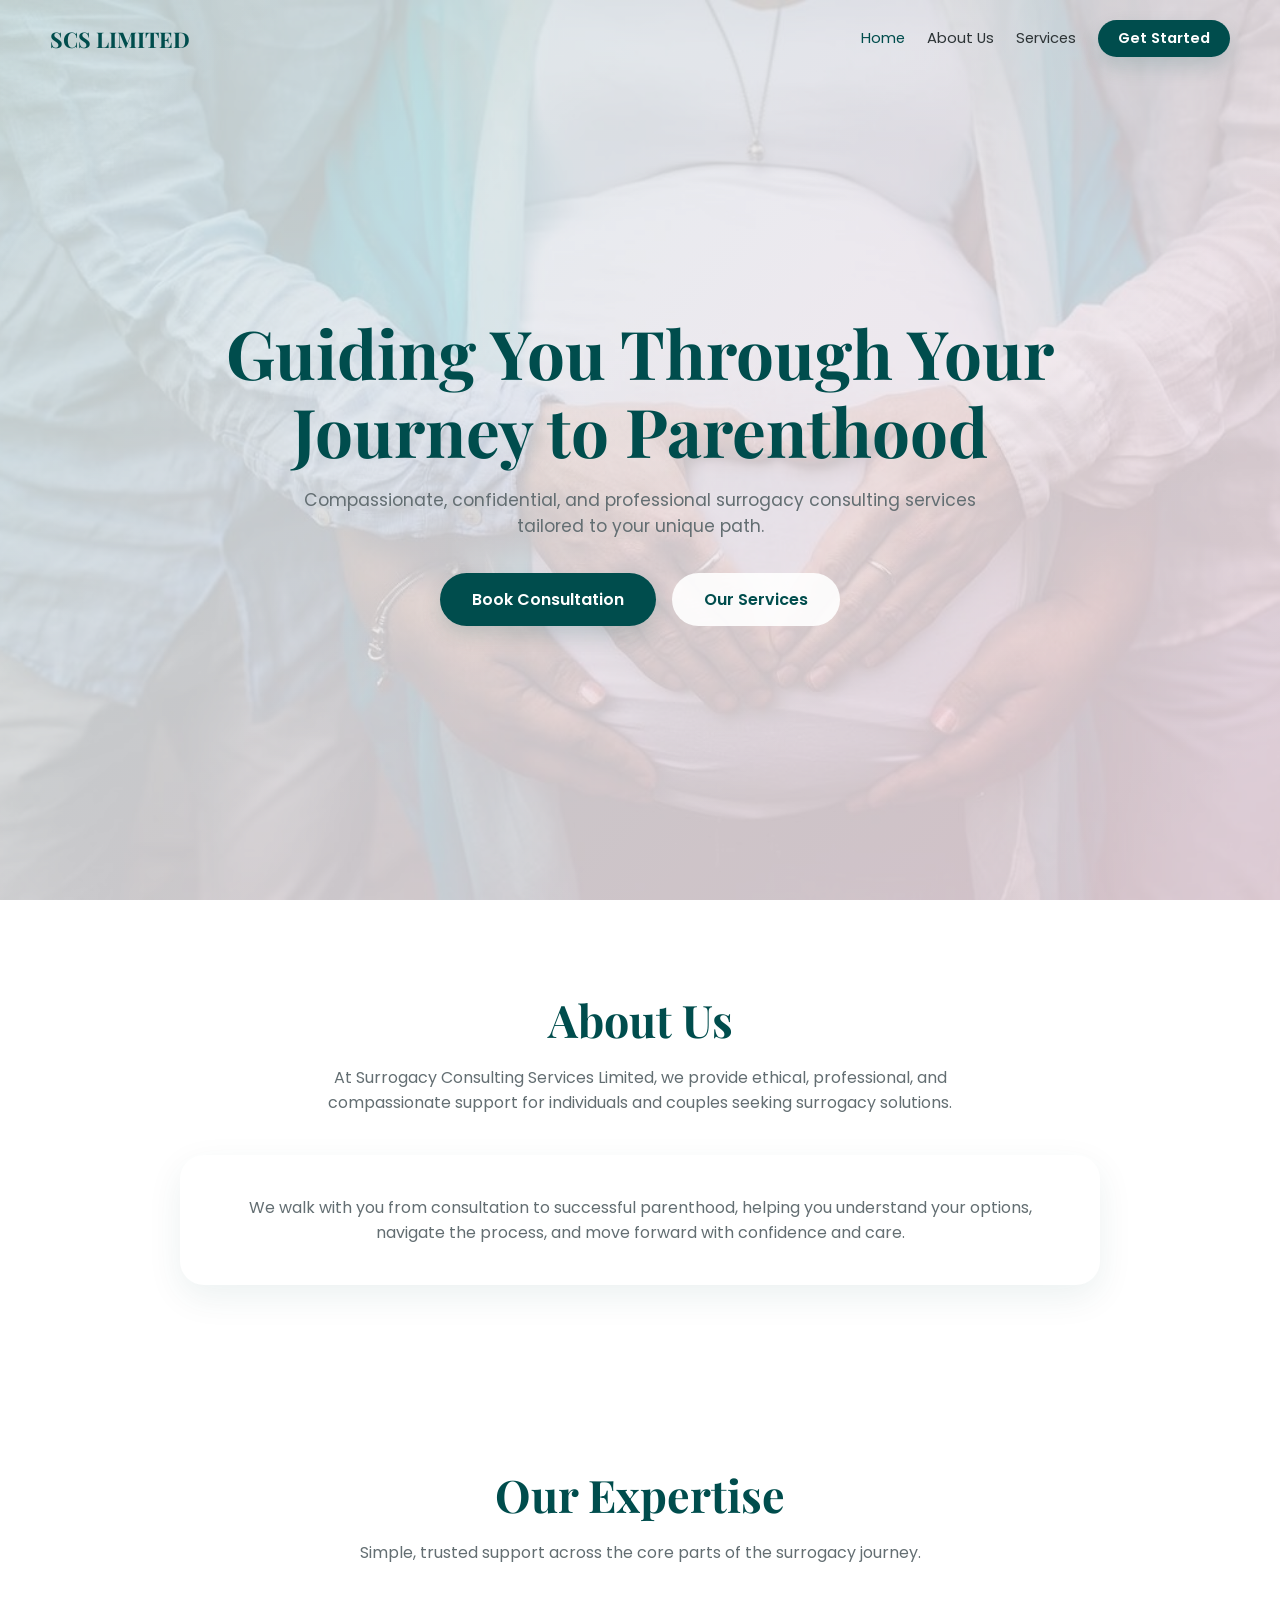
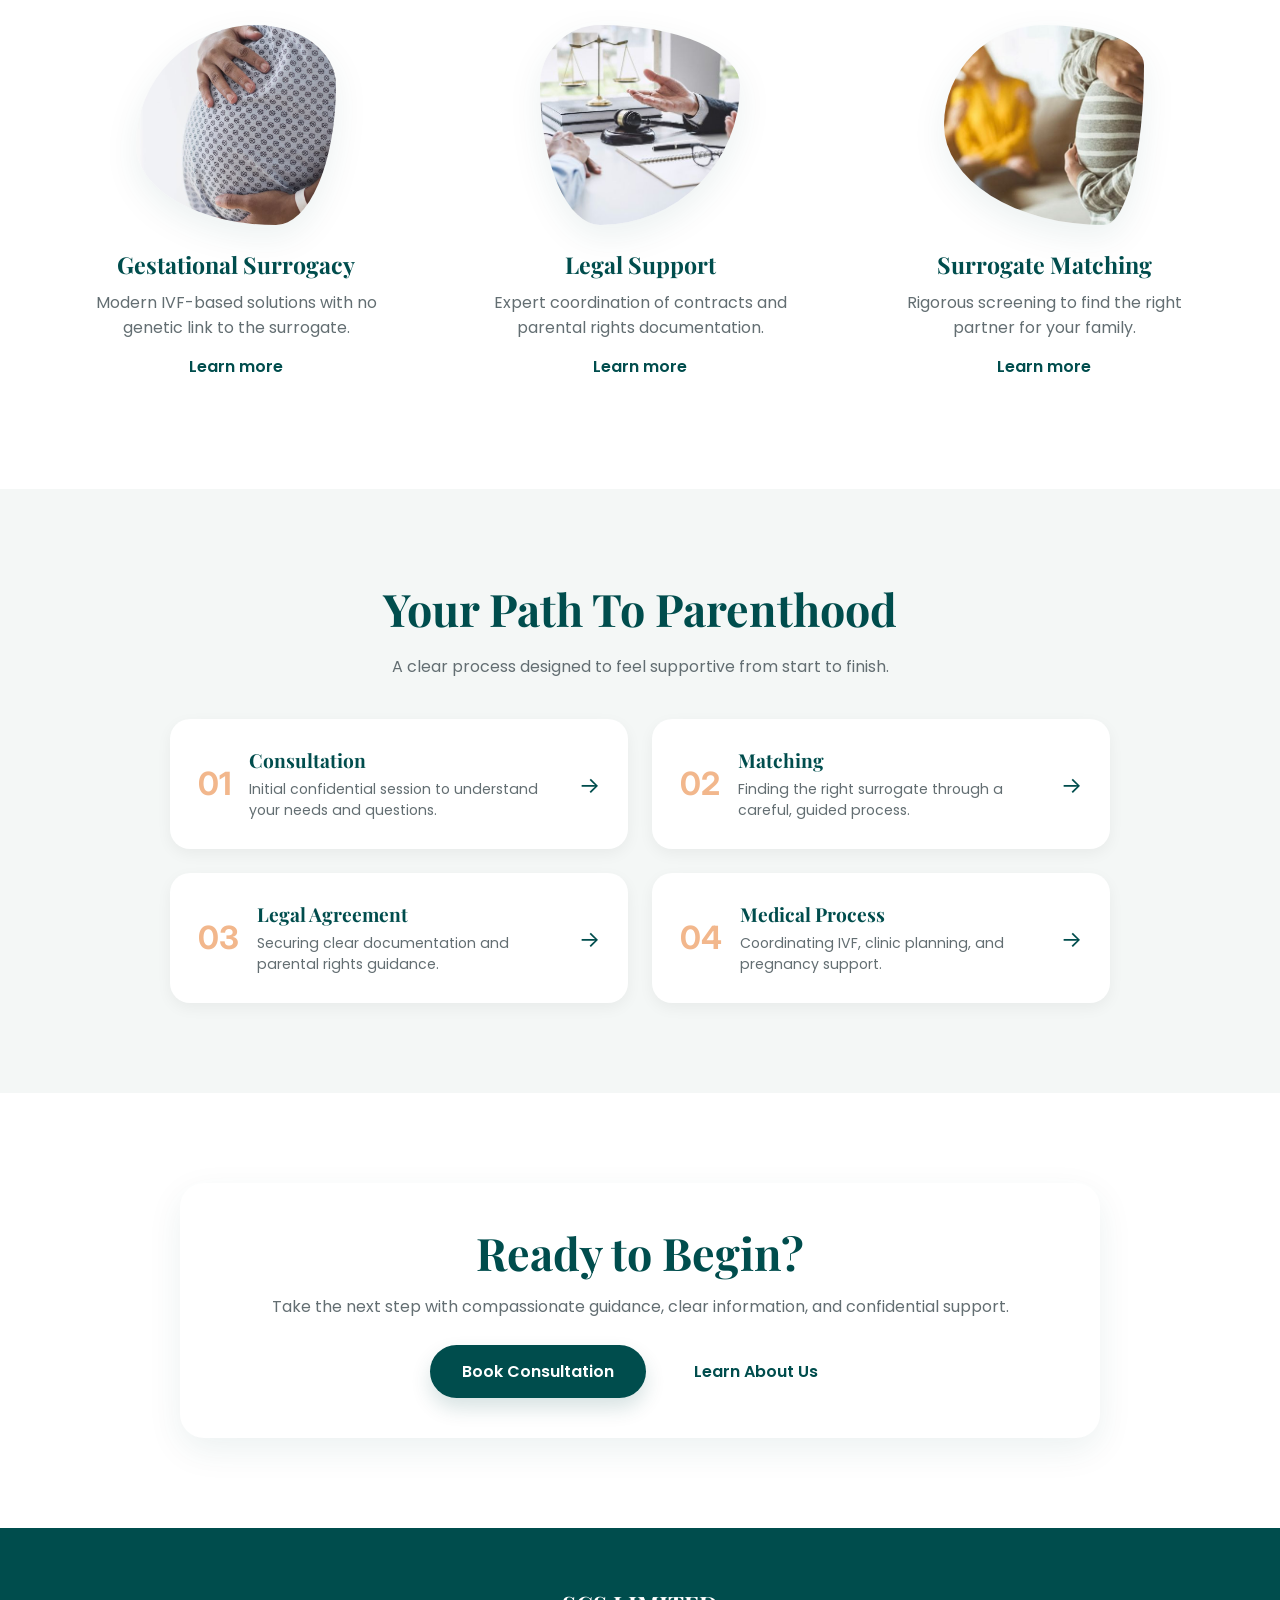
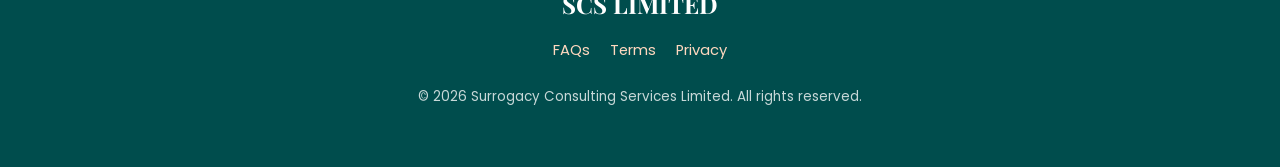
<file: index.html>
<!DOCTYPE html>
<html lang="en">
<head>
  <meta charset="UTF-8">
  <meta http-equiv="refresh" content="0; url=./home/">
  <meta name="viewport" content="width=device-width, initial-scale=1.0">
  <title>Surrogacy Consulting Services Limited</title>
  <link rel="icon" type="image/svg+xml" href="./assets/icons/favicon.svg">
  <script>
    window.location.replace("./home/");
  </script>
</head>
<body>
  <p>Redirecting to <a href="./home/">Surrogacy Consulting Services Limited</a>...</p>
</body>
</html>
</file>
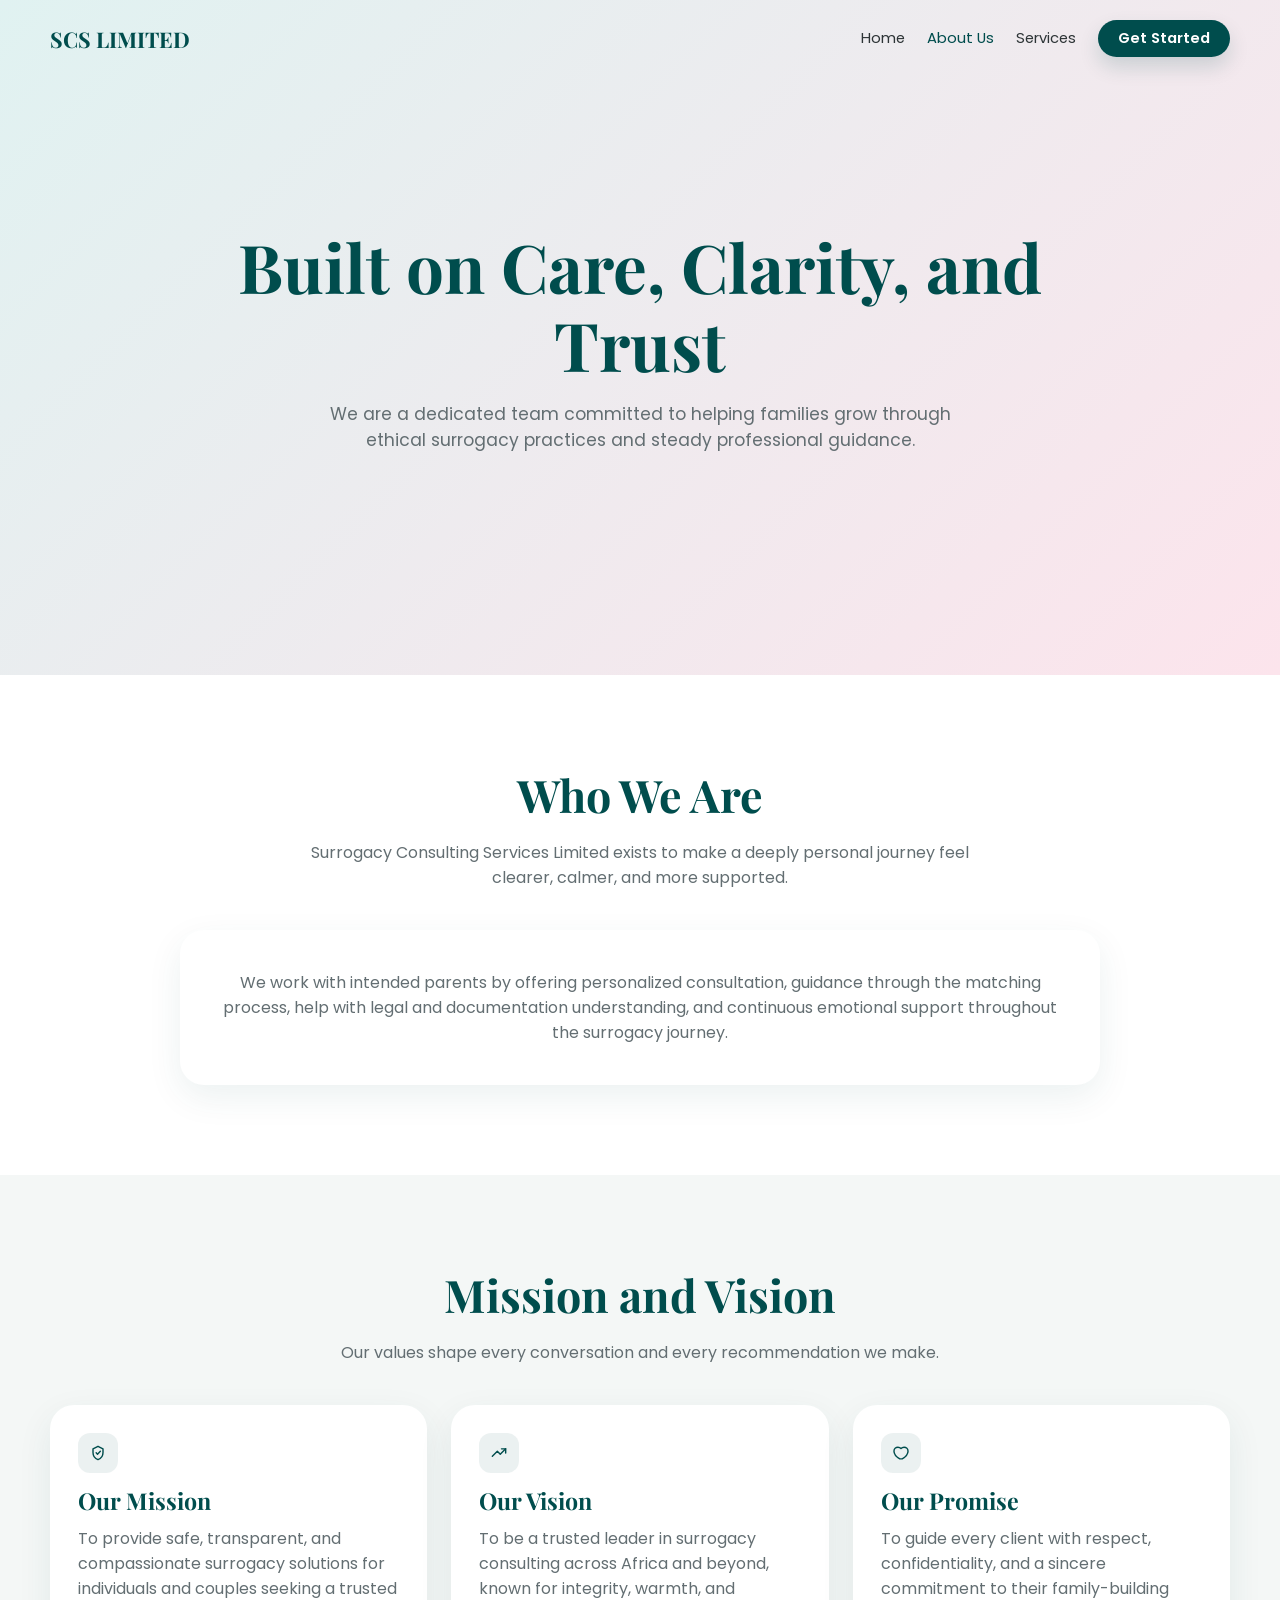
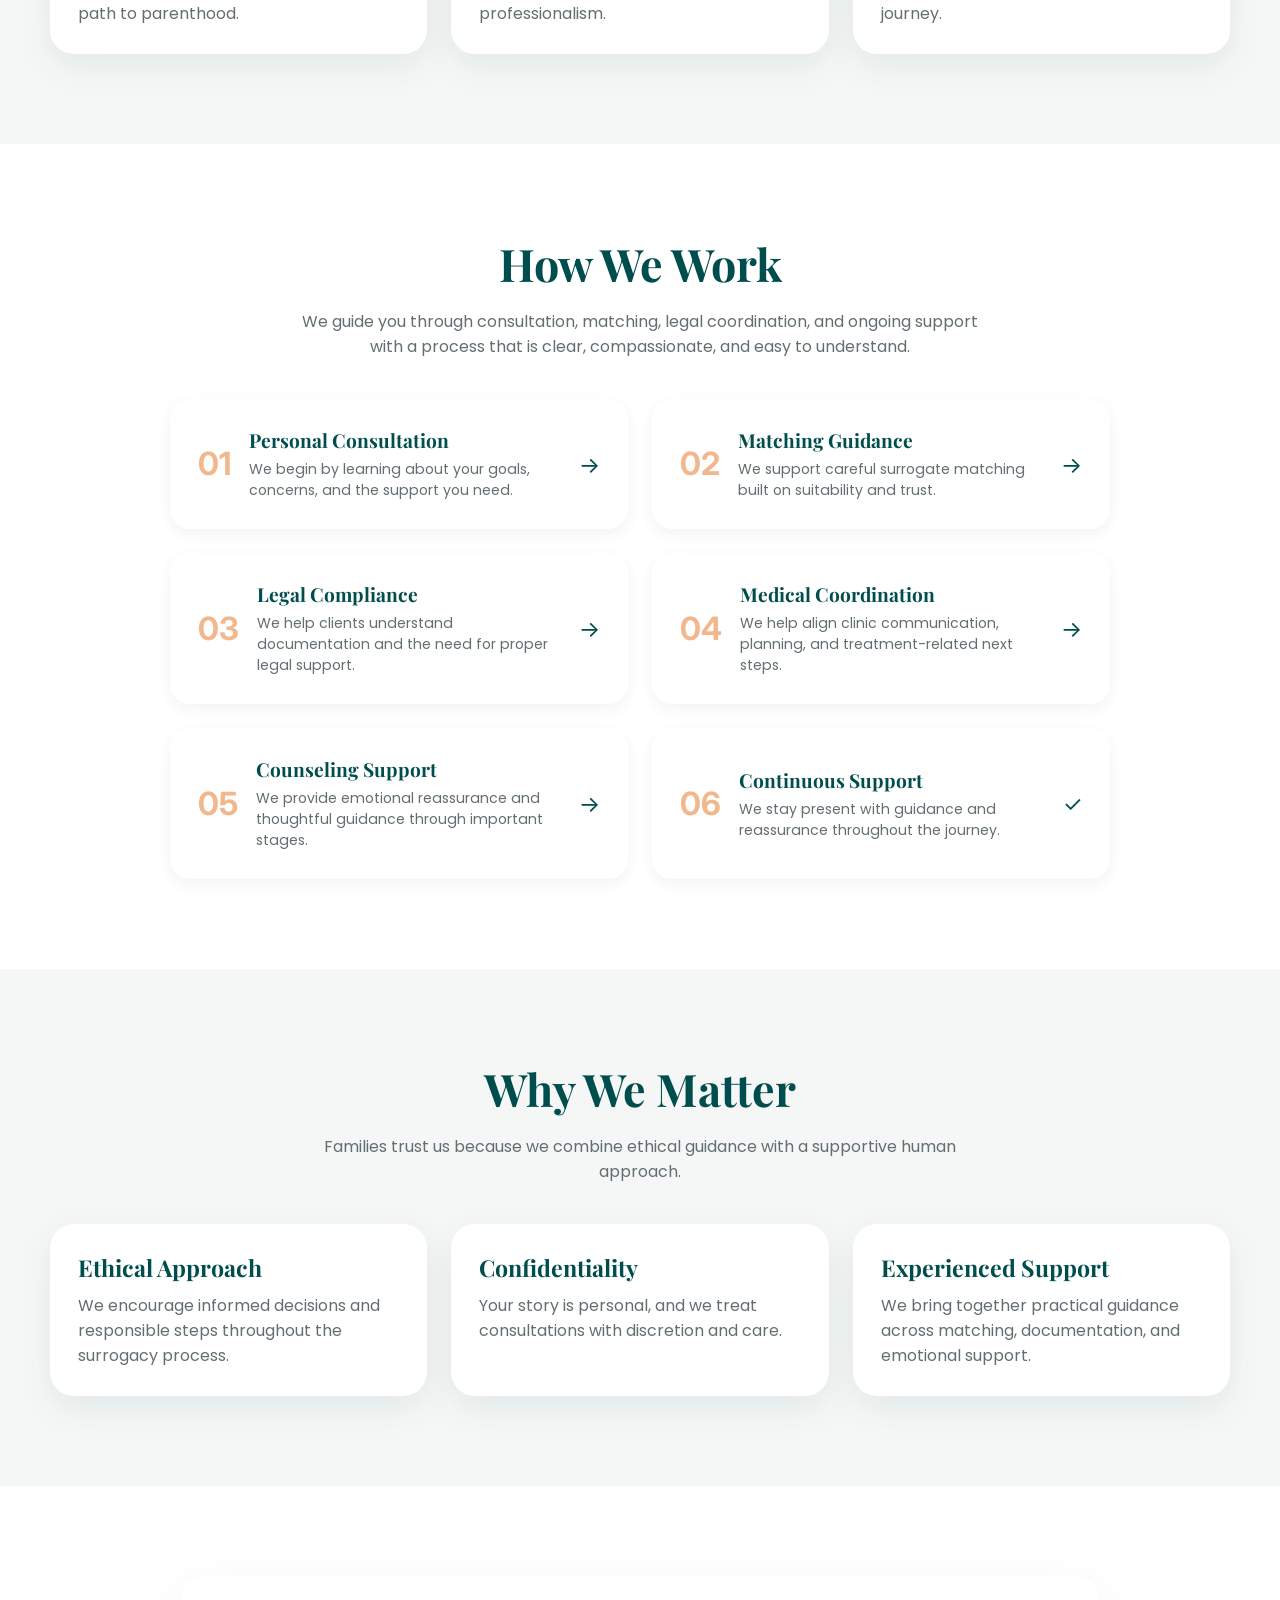
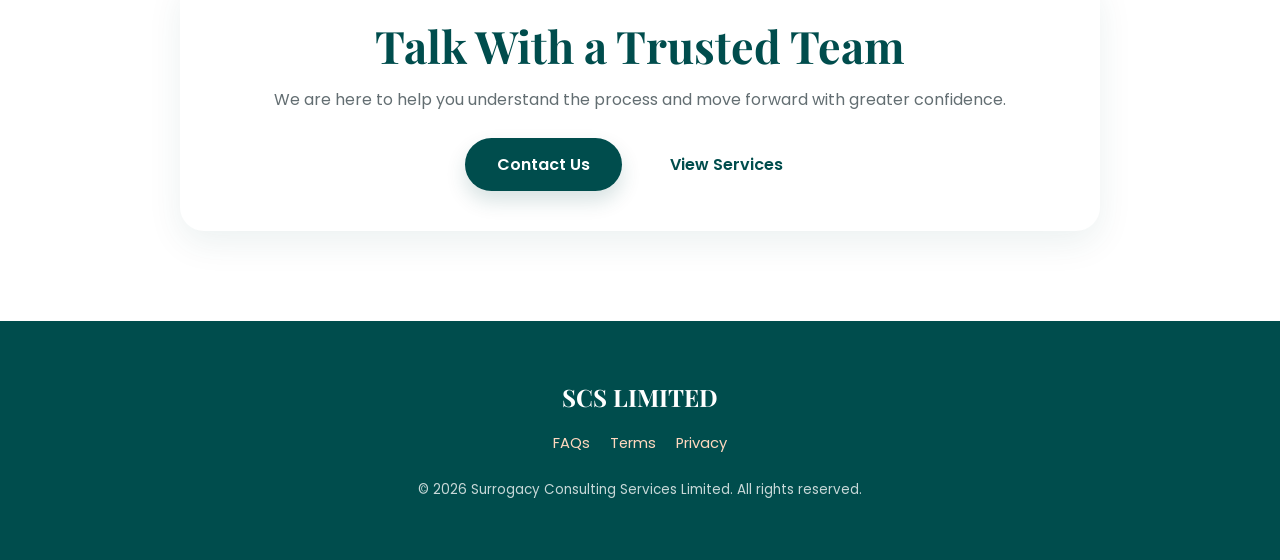
<file: about-us/index.html>
<!DOCTYPE html>
<html lang="en">
<head>
  <meta charset="UTF-8">
  <meta name="viewport" content="width=device-width, initial-scale=1.0">
  <title>About Us | Surrogacy Consulting Services Limited</title>
  <meta name="description" content="Learn about the mission, vision, and compassionate approach behind Surrogacy Consulting Services Limited.">
  <link rel="icon" type="image/svg+xml" href="../assets/icons/favicon.svg">
  <link rel="preconnect" href="https://fonts.googleapis.com">
  <link rel="preconnect" href="https://fonts.gstatic.com" crossorigin>
  <link href="https://fonts.googleapis.com/css2?family=Playfair+Display:wght@400;700&family=Poppins:wght@300;400;600&family=Inter:wght@300;400;600&display=swap" rel="stylesheet">
  <link rel="stylesheet" href="../assets/css/simple-site.css">
</head>
<body>
  <nav id="navbar">
    <div class="container nav-wrap">
      <a href="../home/" class="logo">SCS LIMITED</a>
      <div class="nav-links">
        <a href="../home/" data-nav-link>Home</a>
        <a href="../about-us/" data-nav-link>About Us</a>
        <a href="../services/" data-nav-link>Services</a>
        <a href="../contact-us/" class="btn btn-primary" style="padding: 8px 20px;" data-nav-link>Get Started</a>
      </div>
    </div>
  </nav>

  <section class="hero hero--small">
    <div class="hero-overlay" style="background-image:url('https://images.unsplash.com/photo-1511285560929-80b456fea0bc?auto=format&fit=crop&w=1800&q=80');"></div>
    <div class="container hero-content">
      <h1>Built on Care, Clarity, and Trust</h1>
      <p>We are a dedicated team committed to helping families grow through ethical surrogacy practices and steady professional guidance.</p>
    </div>
  </section>

  <section class="section">
    <div class="container">
      <h2 class="section-title">Who We Are</h2>
      <p class="section-copy">Surrogacy Consulting Services Limited exists to make a deeply personal journey feel clearer, calmer, and more supported.</p>
      <div class="content-box">
        <p>We work with intended parents by offering personalized consultation, guidance through the matching process, help with legal and documentation understanding, and continuous emotional support throughout the surrogacy journey.</p>
      </div>
    </div>
  </section>

  <section class="section section-alt">
    <div class="container">
      <h2 class="section-title">Mission and Vision</h2>
      <p class="section-copy">Our values shape every conversation and every recommendation we make.</p>
      <div class="info-grid">
        <div class="info-card">
          <div class="info-icon" aria-hidden="true">
            <svg viewBox="0 0 24 24" fill="none">
              <path d="M12 4L18 7V11.5C18 15.4 15.5 18.8 12 20C8.5 18.8 6 15.4 6 11.5V7L12 4Z" stroke="currentColor" stroke-width="1.7" stroke-linejoin="round"/>
              <path d="M9.8 11.8L11.4 13.4L14.8 10" stroke="currentColor" stroke-width="1.7" stroke-linecap="round" stroke-linejoin="round"/>
            </svg>
          </div>
          <h3>Our Mission</h3>
          <p>To provide safe, transparent, and compassionate surrogacy solutions for individuals and couples seeking a trusted path to parenthood.</p>
        </div>
        <div class="info-card">
          <div class="info-icon" aria-hidden="true">
            <svg viewBox="0 0 24 24" fill="none">
              <path d="M4 16L10 10L13.5 13.5L20 7" stroke="currentColor" stroke-width="1.7" stroke-linecap="round" stroke-linejoin="round"/>
              <path d="M15 7H20V12" stroke="currentColor" stroke-width="1.7" stroke-linecap="round" stroke-linejoin="round"/>
            </svg>
          </div>
          <h3>Our Vision</h3>
          <p>To be a trusted leader in surrogacy consulting across Africa and beyond, known for integrity, warmth, and professionalism.</p>
        </div>
        <div class="info-card">
          <div class="info-icon" aria-hidden="true">
            <svg viewBox="0 0 24 24" fill="none">
              <path d="M12 19C12 19 5 14.8 5 9.8C5 7.14903 7.14903 5 9.8 5C11.2499 5 12.55 5.64312 13.4286 6.65775C14.3071 5.64312 15.6072 5 17.0571 5C19.7081 5 21.8571 7.14903 21.8571 9.8C21.8571 14.8 14.8571 19 14.8571 19H12Z" stroke="currentColor" stroke-width="1.7" stroke-linejoin="round" transform="translate(-1.4286 0)"/>
            </svg>
          </div>
          <h3>Our Promise</h3>
          <p>To guide every client with respect, confidentiality, and a sincere commitment to their family-building journey.</p>
        </div>
      </div>
    </div>
  </section>

  <section class="section">
    <div class="container">
      <h2 class="section-title">How We Work</h2>
      <p class="section-copy">We guide you through consultation, matching, legal coordination, and ongoing support with a process that is clear, compassionate, and easy to understand.</p>
      <div class="path-container">
        <div class="path-item">
          <span class="step-count">01</span>
          <div>
            <h4>Personal Consultation</h4>
            <p>We begin by learning about your goals, concerns, and the support you need.</p>
          </div>
          <span class="arrow">-></span>
        </div>
        <div class="path-item">
          <span class="step-count">02</span>
          <div>
            <h4>Matching Guidance</h4>
            <p>We support careful surrogate matching built on suitability and trust.</p>
          </div>
          <span class="arrow">-></span>
        </div>
        <div class="path-item">
          <span class="step-count">03</span>
          <div>
            <h4>Legal Compliance</h4>
            <p>We help clients understand documentation and the need for proper legal support.</p>
          </div>
          <span class="arrow">-></span>
        </div>
        <div class="path-item">
          <span class="step-count">04</span>
          <div>
            <h4>Medical Coordination</h4>
            <p>We help align clinic communication, planning, and treatment-related next steps.</p>
          </div>
          <span class="arrow">-></span>
        </div>
        <div class="path-item">
          <span class="step-count">05</span>
          <div>
            <h4>Counseling Support</h4>
            <p>We provide emotional reassurance and thoughtful guidance through important stages.</p>
          </div>
          <span class="arrow">-></span>
        </div>
        <div class="path-item">
          <span class="step-count">06</span>
          <div>
            <h4>Continuous Support</h4>
            <p>We stay present with guidance and reassurance throughout the journey.</p>
          </div>
          <span class="arrow">&#10003;</span>
        </div>
      </div>
    </div>
  </section>

  <section class="section section-alt">
    <div class="container">
      <h2 class="section-title">Why We Matter</h2>
      <p class="section-copy">Families trust us because we combine ethical guidance with a supportive human approach.</p>
      <div class="detail-grid">
        <div class="detail-card">
          <h3>Ethical Approach</h3>
          <p>We encourage informed decisions and responsible steps throughout the surrogacy process.</p>
        </div>
        <div class="detail-card">
          <h3>Confidentiality</h3>
          <p>Your story is personal, and we treat consultations with discretion and care.</p>
        </div>
        <div class="detail-card">
          <h3>Experienced Support</h3>
          <p>We bring together practical guidance across matching, documentation, and emotional support.</p>
        </div>
      </div>
    </div>
  </section>

  <section class="section">
    <div class="container">
      <div class="cta-box">
        <h2 class="section-title" style="margin-bottom: 12px;">Talk With a Trusted Team</h2>
        <p>We are here to help you understand the process and move forward with greater confidence.</p>
        <div class="hero-btns" style="margin-top: 26px;">
          <a href="../contact-us/" class="btn btn-primary">Contact Us</a>
          <a href="../services/" class="btn btn-secondary">View Services</a>
        </div>
      </div>
    </div>
  </section>

  <footer>
    <div class="container">
      <h2>SCS LIMITED</h2>
      <div class="footer-links">
        <button type="button" onclick="showPopup('faq')">FAQs</button>
        <button type="button" onclick="showPopup('terms')">Terms</button>
        <button type="button" onclick="showPopup('privacy')">Privacy</button>
      </div>
      <p class="footer-copy">&copy; <span id="footerYear"></span> Surrogacy Consulting Services Limited. All rights reserved.</p>
    </div>
  </footer>

  <div class="modal" id="mainModal">
    <div class="modal-content">
      <button class="close-modal" type="button" onclick="closePopup()">&times;</button>
      <div id="modalBody"></div>
    </div>
  </div>

  <script src="../assets/js/simple-site.js"></script>
</body>
</html>
</file>
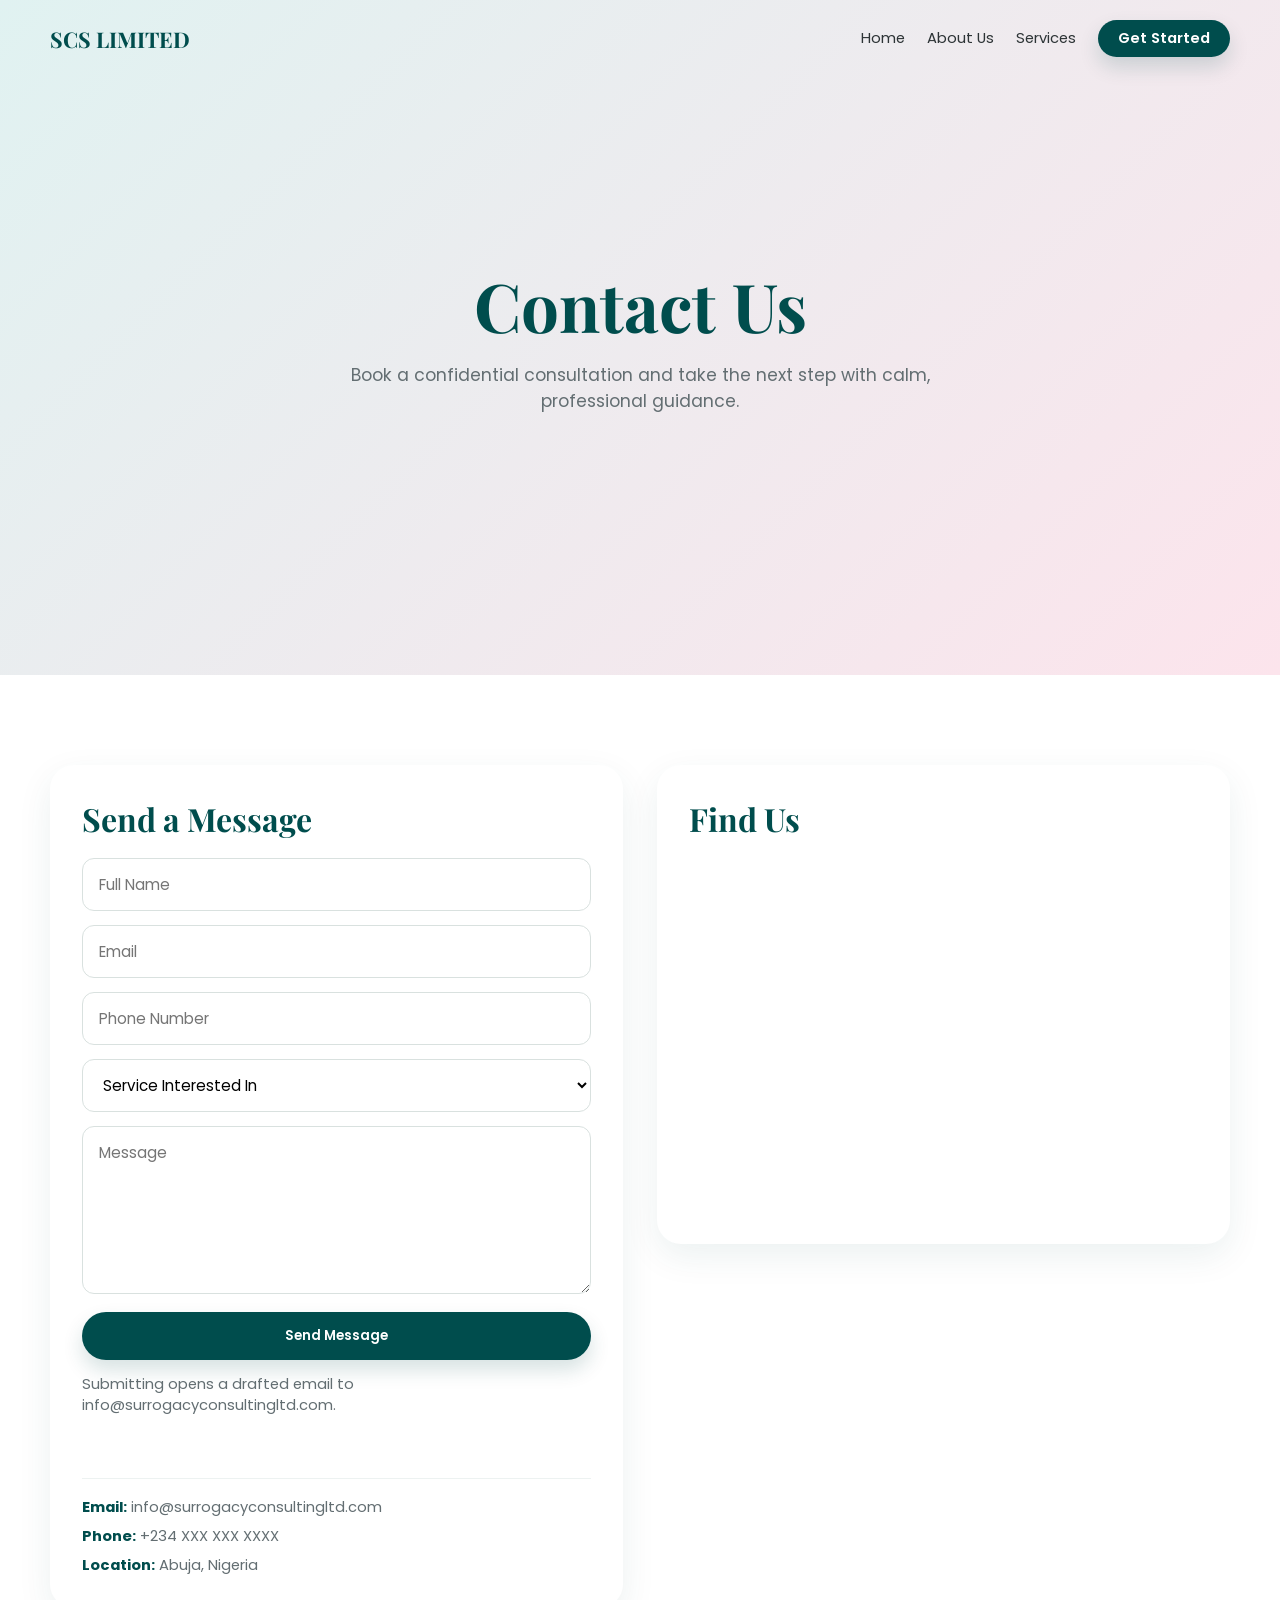
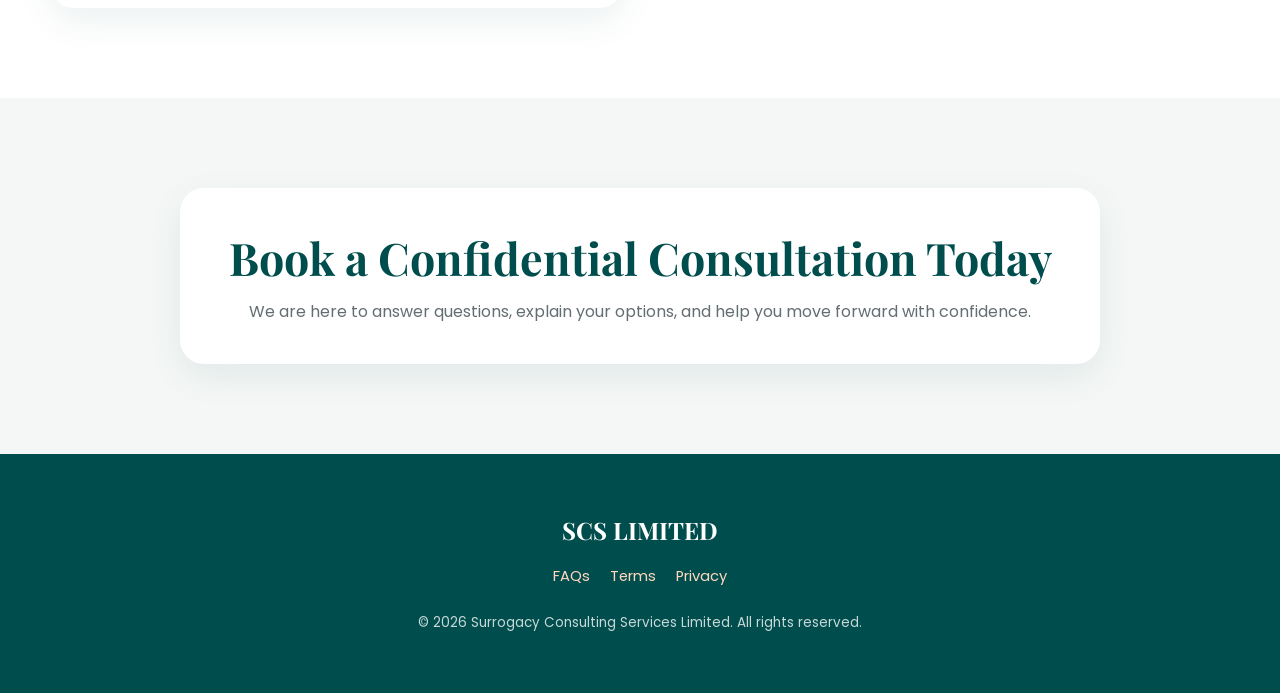
<file: contact-us/index.html>
<!DOCTYPE html>
<html lang="en">
<head>
  <meta charset="UTF-8">
  <meta name="viewport" content="width=device-width, initial-scale=1.0">
  <title>Contact Us | Surrogacy Consulting Services Limited</title>
  <meta name="description" content="Get in touch with Surrogacy Consulting Services Limited for confidential surrogacy consultation support.">
  <link rel="icon" type="image/svg+xml" href="../assets/icons/favicon.svg">
  <link rel="preconnect" href="https://fonts.googleapis.com">
  <link rel="preconnect" href="https://fonts.gstatic.com" crossorigin>
  <link href="https://fonts.googleapis.com/css2?family=Playfair+Display:wght@400;700&family=Poppins:wght@300;400;600&family=Inter:wght@300;400;600&display=swap" rel="stylesheet">
  <link rel="stylesheet" href="../assets/css/simple-site.css">
</head>
<body>
  <nav id="navbar">
    <div class="container nav-wrap">
      <a href="../home/" class="logo">SCS LIMITED</a>
      <div class="nav-links">
        <a href="../home/" data-nav-link>Home</a>
        <a href="../about-us/" data-nav-link>About Us</a>
        <a href="../services/" data-nav-link>Services</a>
        <a href="../contact-us/" class="btn btn-primary" style="padding: 8px 20px;" data-nav-link>Get Started</a>
      </div>
    </div>
  </nav>

  <section class="hero hero--small">
    <div class="hero-overlay" style="background-image:url('https://images.unsplash.com/photo-1516302752625-fcc3c50ae61f?auto=format&fit=crop&w=1800&q=80');"></div>
    <div class="container hero-content">
      <h1>Contact Us</h1>
      <p>Book a confidential consultation and take the next step with calm, professional guidance.</p>
    </div>
  </section>

  <section class="section" id="contact">
    <div class="container">
      <div class="contact-grid">
        <div class="contact-card">
          <h2>Send a Message</h2>
          <form data-contact-form>
            <input class="form-field" type="text" name="name" placeholder="Full Name" required>
            <input class="form-field" type="email" name="email" placeholder="Email" required>
            <input class="form-field" type="tel" name="phone" placeholder="Phone Number" required>
            <select class="form-field" name="service" required>
              <option value="">Service Interested In</option>
              <option>Gestational Surrogacy</option>
              <option>Traditional Surrogacy</option>
              <option>Legal & Documentation Support</option>
              <option>Surrogate Matching</option>
              <option>Medical Coordination</option>
              <option>Counseling & Support</option>
            </select>
            <textarea class="form-field" name="message" rows="6" placeholder="Message" required></textarea>
            <button class="btn btn-primary" style="width: 100%;" type="submit">Send Message</button>
            <p class="form-note" style="margin-top: 14px;">Submitting opens a drafted email to info@surrogacyconsultingltd.com.</p>
            <div class="form-status" id="formStatus"></div>
          </form>

          <div class="contact-details">
            <p><strong>Email:</strong> info@surrogacyconsultingltd.com</p>
            <p><strong>Phone:</strong> +234 XXX XXX XXXX</p>
            <p><strong>Location:</strong> Abuja, Nigeria</p>
          </div>
        </div>

        <div class="map-box">
          <h2>Find Us</h2>
          <iframe src="https://www.google.com/maps/embed?pb=!1m18!1m12!1m3!1d126093.84575630384!2d7.3821016!3d9.0338725!2m3!1f0!2f0!3f0!3m2!1i1024!2i768!4f13.1!3m3!1m2!1s0x104e0baf7ad48fd5%3A0x53e3907ebc34e005!2sAbuja!5e0!3m2!1sen!2sng!4v1698765432100!5m2!1sen!2sng" width="100%" height="350" style="border:0; border-radius:20px;" allowfullscreen="" loading="lazy" title="Map of Abuja, Nigeria"></iframe>
        </div>
      </div>
    </div>
  </section>

  <section class="section section-alt">
    <div class="container">
      <div class="cta-box">
        <h2 class="section-title" style="margin-bottom: 12px;">Book a Confidential Consultation Today</h2>
        <p>We are here to answer questions, explain your options, and help you move forward with confidence.</p>
      </div>
    </div>
  </section>

  <footer>
    <div class="container">
      <h2>SCS LIMITED</h2>
      <div class="footer-links">
        <button type="button" onclick="showPopup('faq')">FAQs</button>
        <button type="button" onclick="showPopup('terms')">Terms</button>
        <button type="button" onclick="showPopup('privacy')">Privacy</button>
      </div>
      <p class="footer-copy">&copy; <span id="footerYear"></span> Surrogacy Consulting Services Limited. All rights reserved.</p>
    </div>
  </footer>

  <div class="modal" id="mainModal">
    <div class="modal-content">
      <button class="close-modal" type="button" onclick="closePopup()">&times;</button>
      <div id="modalBody"></div>
    </div>
  </div>

  <script src="../assets/js/simple-site.js"></script>
</body>
</html>
</file>
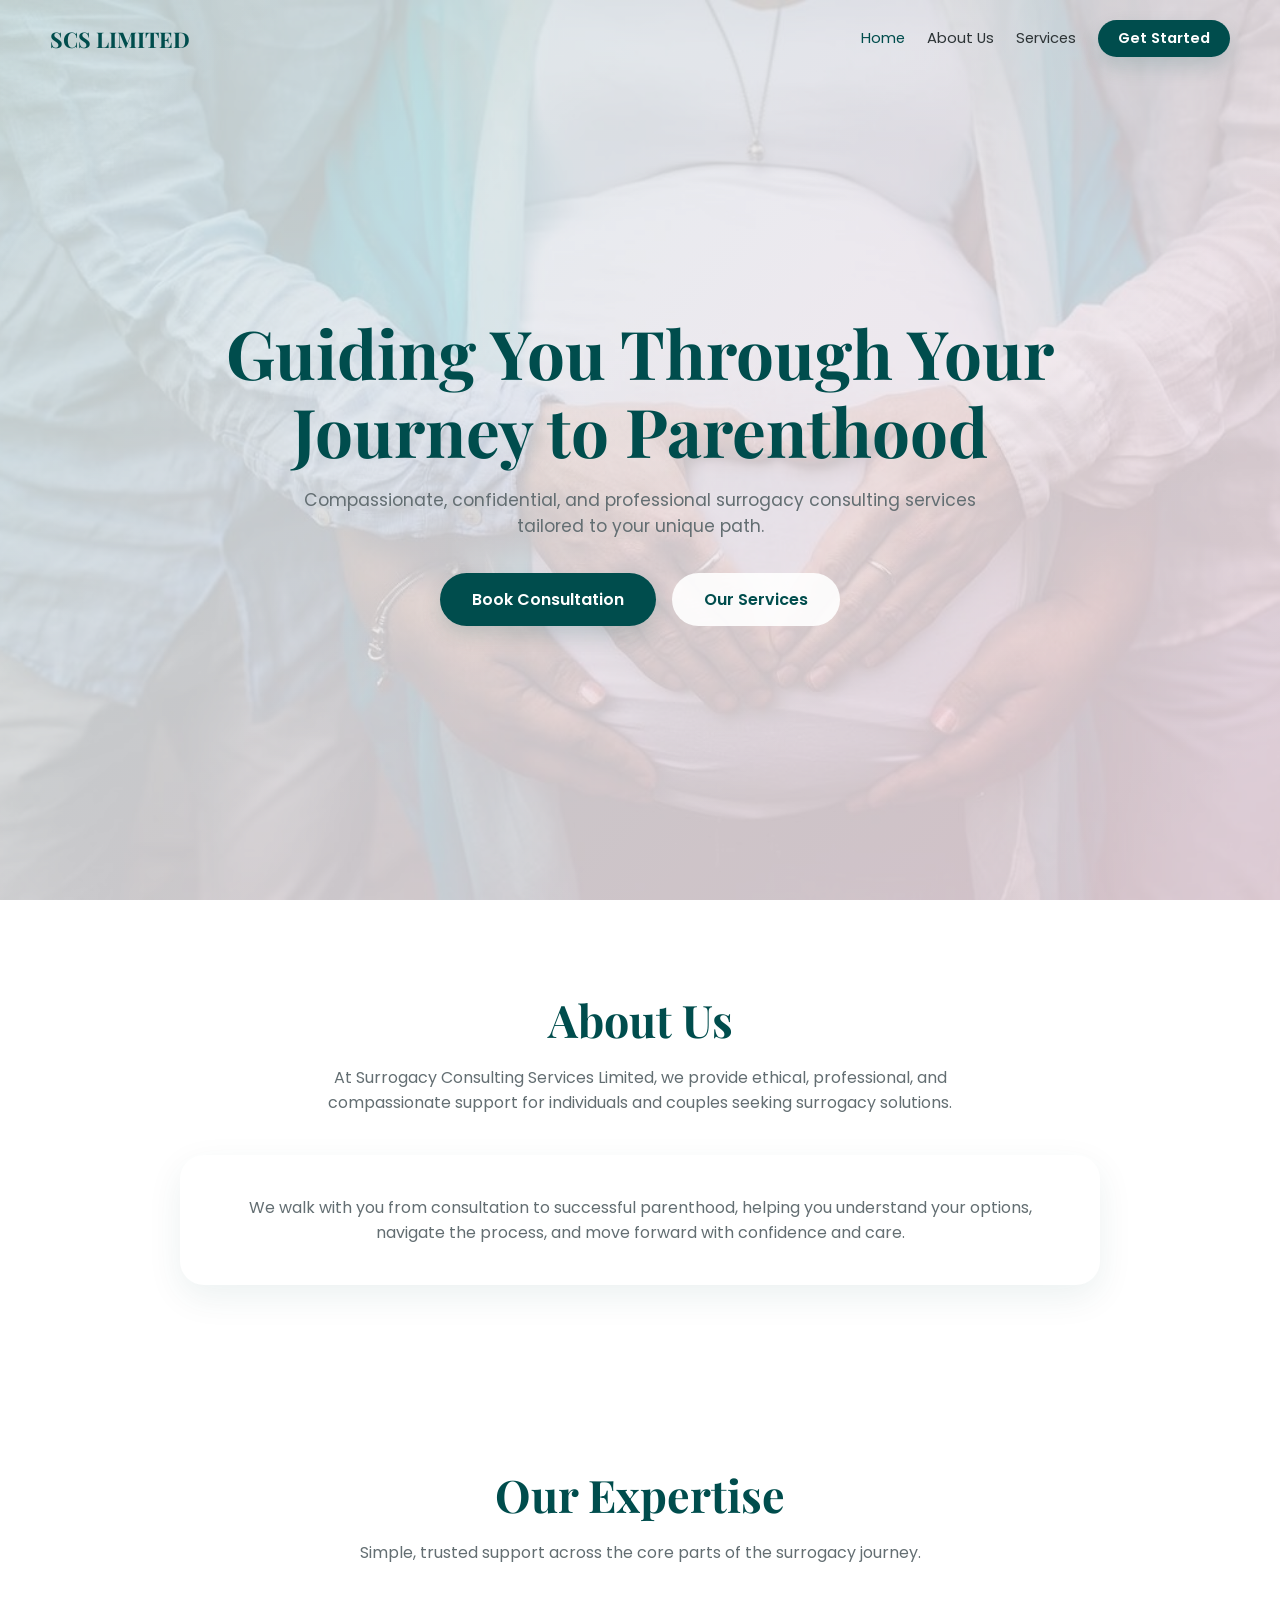
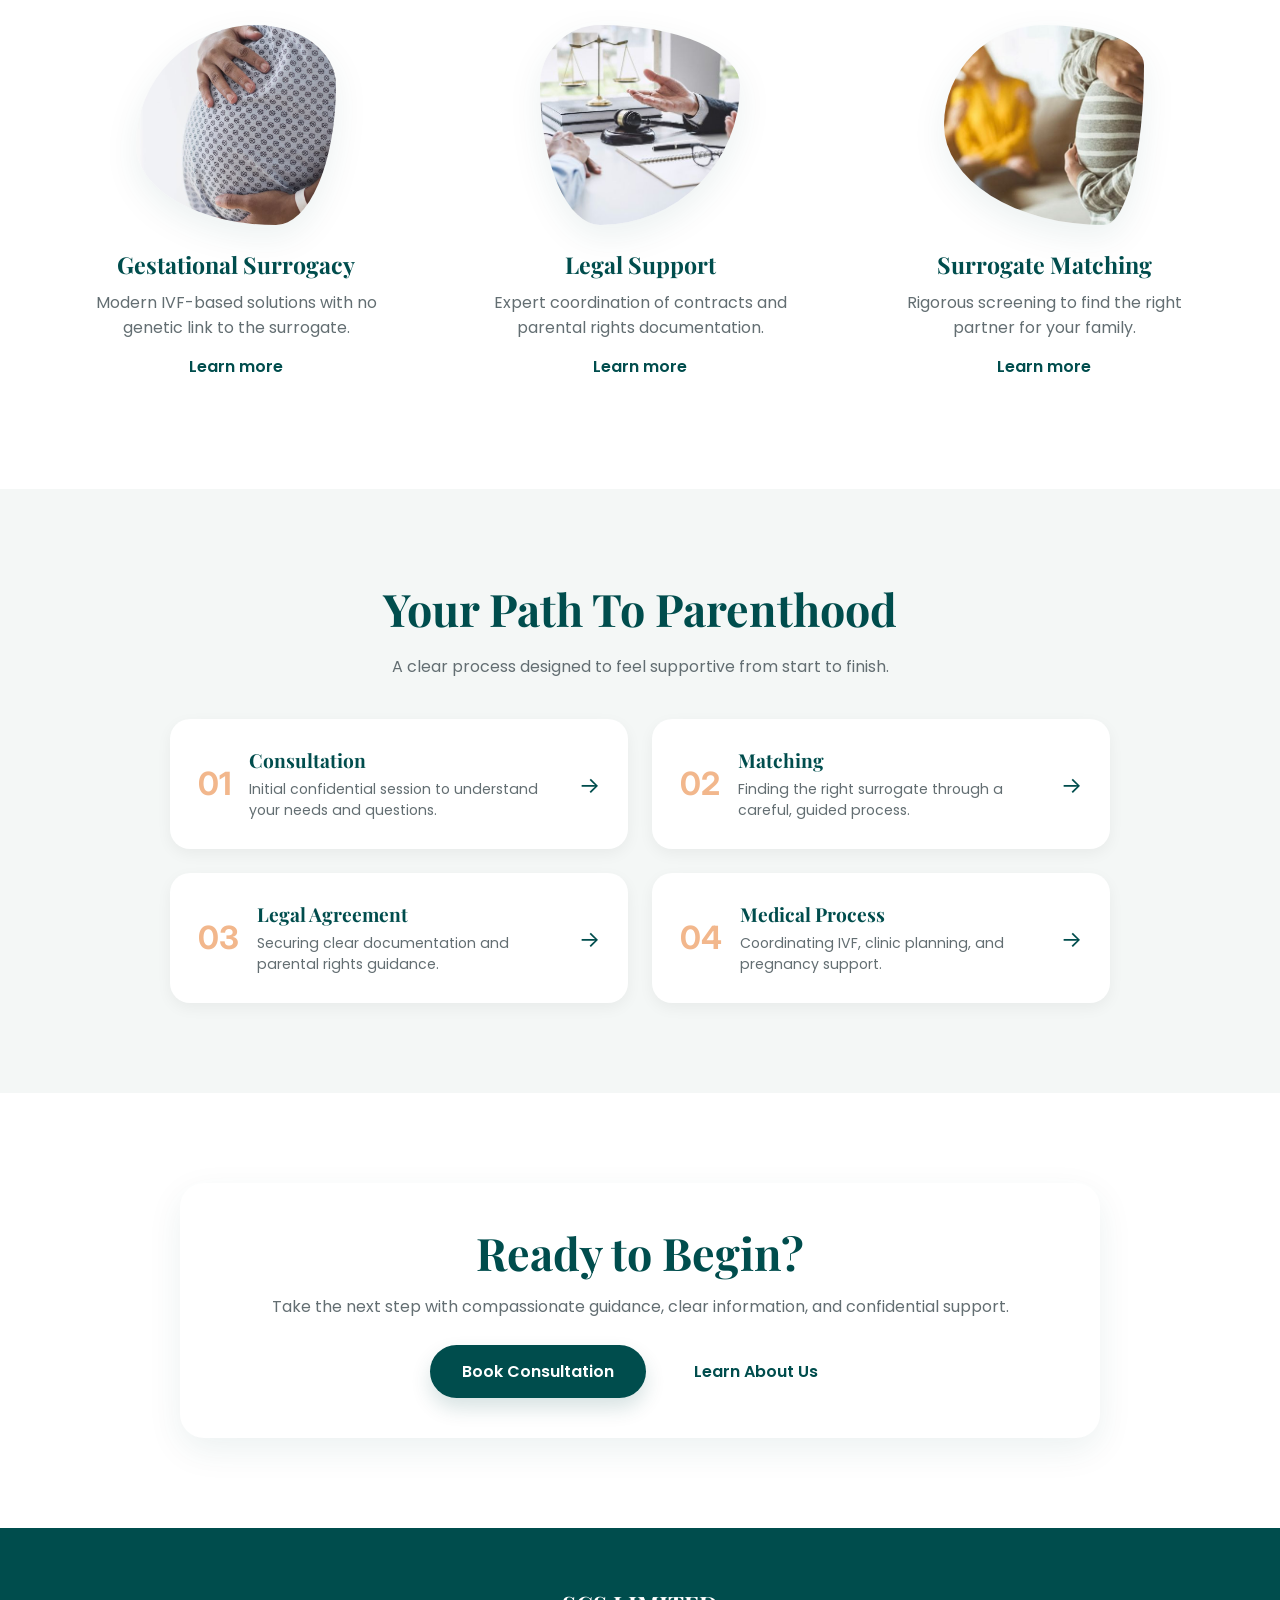
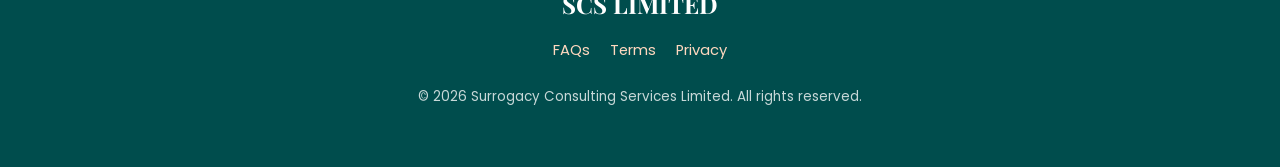
<file: home/index.html>
<!DOCTYPE html>
<html lang="en">
<head>
  <meta charset="UTF-8">
  <meta name="viewport" content="width=device-width, initial-scale=1.0">
  <title>Surrogacy Consulting Services Limited | Premium Parenthood Guidance</title>
  <meta name="description" content="Compassionate, confidential, and professional surrogacy consulting services tailored to your unique path.">
  <link rel="icon" type="image/svg+xml" href="../assets/icons/favicon.svg">
  <link rel="preconnect" href="https://fonts.googleapis.com">
  <link rel="preconnect" href="https://fonts.gstatic.com" crossorigin>
  <link href="https://fonts.googleapis.com/css2?family=Playfair+Display:wght@400;700&family=Poppins:wght@300;400;600&family=Inter:wght@300;400;600&display=swap" rel="stylesheet">
  <link rel="stylesheet" href="../assets/css/simple-site.css">
</head>
<body>
  <nav id="navbar">
    <div class="container nav-wrap">
      <a href="../home/" class="logo">SCS LIMITED</a>
      <div class="nav-links">
        <a href="../home/" data-nav-link>Home</a>
        <a href="../about-us/" data-nav-link>About Us</a>
        <a href="../services/" data-nav-link>Services</a>
        <a href="../contact-us/" class="btn btn-primary" style="padding: 8px 20px;" data-nav-link>Get Started</a>
      </div>
    </div>
  </nav>

  <section class="hero" id="home">
    <div class="hero-overlay" style="background-image:url('../assets/images/herosurro.jpg');"></div>
    <div class="container hero-content">
      <h1>Guiding You Through Your Journey to Parenthood</h1>
      <p>Compassionate, confidential, and professional surrogacy consulting services tailored to your unique path.</p>
      <div class="hero-btns">
        <a href="../contact-us/" class="btn btn-primary">Book Consultation</a>
        <a href="../services/" class="btn btn-secondary">Our Services</a>
      </div>
    </div>
  </section>

  <section class="section">
    <div class="container">
      <h2 class="section-title">About Us</h2>
      <p class="section-copy">At Surrogacy Consulting Services Limited, we provide ethical, professional, and compassionate support for individuals and couples seeking surrogacy solutions.</p>
      <div class="about-box">
        <p>We walk with you from consultation to successful parenthood, helping you understand your options, navigate the process, and move forward with confidence and care.</p>
      </div>
    </div>
  </section>

  <section class="section" id="services">
    <div class="container">
      <h2 class="section-title">Our Expertise</h2>
      <p class="section-copy">Simple, trusted support across the core parts of the surrogacy journey.</p>
      <div class="grid">
        <div class="card">
          <div class="abstract-frame">
            <img src="../assets/images/pregnant.jpg" alt="Gestational surrogacy support">
          </div>
          <h3>Gestational Surrogacy</h3>
          <p>Modern IVF-based solutions with no genetic link to the surrogate.</p>
          <a class="card-link" href="../services/">Learn more</a>
        </div>
        <div class="card">
          <div class="abstract-frame" style="border-radius: 30% 70% 70% 30% / 30% 30% 70% 70%;">
            <img src="../assets/images/legal.jpg" alt="Legal and documentation support">
          </div>
          <h3>Legal Support</h3>
          <p>Expert coordination of contracts and parental rights documentation.</p>
          <a class="card-link" href="../services/">Learn more</a>
        </div>
        <div class="card">
          <div class="abstract-frame" style="border-radius: 50% 50% 20% 80% / 50% 20% 80% 50%;">
            <img src="../assets/images/imgsurro.jpg" alt="Surrogate matching">
          </div>
          <h3>Surrogate Matching</h3>
          <p>Rigorous screening to find the right partner for your family.</p>
          <a class="card-link" href="../services/">Learn more</a>
        </div>
      </div>
    </div>
  </section>

  <section class="section path-section">
    <div class="container">
      <h2 class="section-title">Your Path To Parenthood</h2>
      <p class="section-copy">A clear process designed to feel supportive from start to finish.</p>
      <div class="path-container">
        <div class="path-item">
          <span class="step-count">01</span>
          <div>
            <h4>Consultation</h4>
            <p>Initial confidential session to understand your needs and questions.</p>
          </div>
          <span class="arrow">-></span>
        </div>
        <div class="path-item">
          <span class="step-count">02</span>
          <div>
            <h4>Matching</h4>
            <p>Finding the right surrogate through a careful, guided process.</p>
          </div>
          <span class="arrow">-></span>
        </div>
        <div class="path-item">
          <span class="step-count">03</span>
          <div>
            <h4>Legal Agreement</h4>
            <p>Securing clear documentation and parental rights guidance.</p>
          </div>
          <span class="arrow">-></span>
        </div>
        <div class="path-item">
          <span class="step-count">04</span>
          <div>
            <h4>Medical Process</h4>
            <p>Coordinating IVF, clinic planning, and pregnancy support.</p>
          </div>
          <span class="arrow">-></span>
        </div>
      </div>
    </div>
  </section>

  <section class="section">
    <div class="container">
      <div class="cta-box">
        <h2 class="section-title" style="margin-bottom: 12px;">Ready to Begin?</h2>
        <p>Take the next step with compassionate guidance, clear information, and confidential support.</p>
        <div class="hero-btns" style="margin-top: 26px;">
          <a href="../contact-us/" class="btn btn-primary">Book Consultation</a>
          <a href="../about-us/" class="btn btn-secondary">Learn About Us</a>
        </div>
      </div>
    </div>
  </section>

  <footer>
    <div class="container">
      <h2>SCS LIMITED</h2>
      <div class="footer-links">
        <button type="button" onclick="showPopup('faq')">FAQs</button>
        <button type="button" onclick="showPopup('terms')">Terms</button>
        <button type="button" onclick="showPopup('privacy')">Privacy</button>
      </div>
      <p class="footer-copy">&copy; <span id="footerYear"></span> Surrogacy Consulting Services Limited. All rights reserved.</p>
    </div>
  </footer>

  <div class="modal" id="mainModal">
    <div class="modal-content">
      <button class="close-modal" type="button" onclick="closePopup()">&times;</button>
      <div id="modalBody"></div>
    </div>
  </div>

  <script src="../assets/js/simple-site.js"></script>
</body>
</html>
</file>
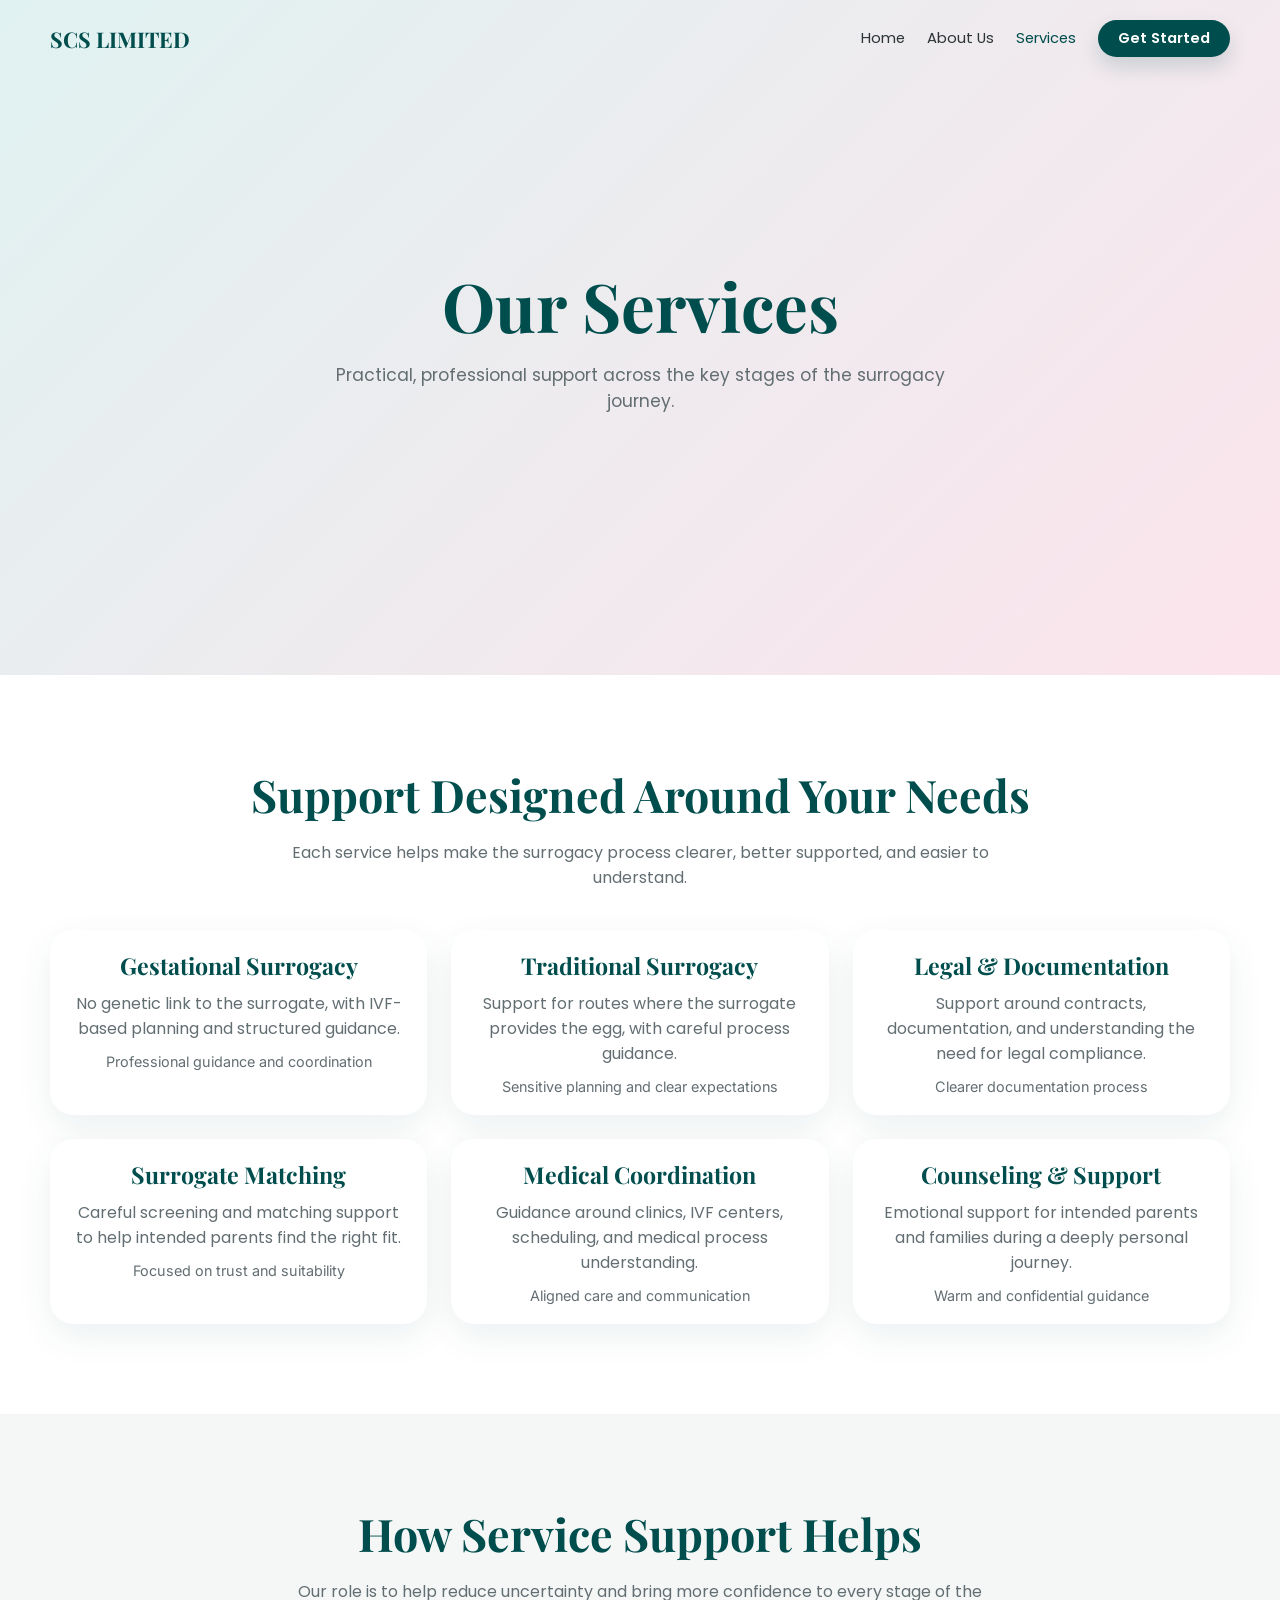
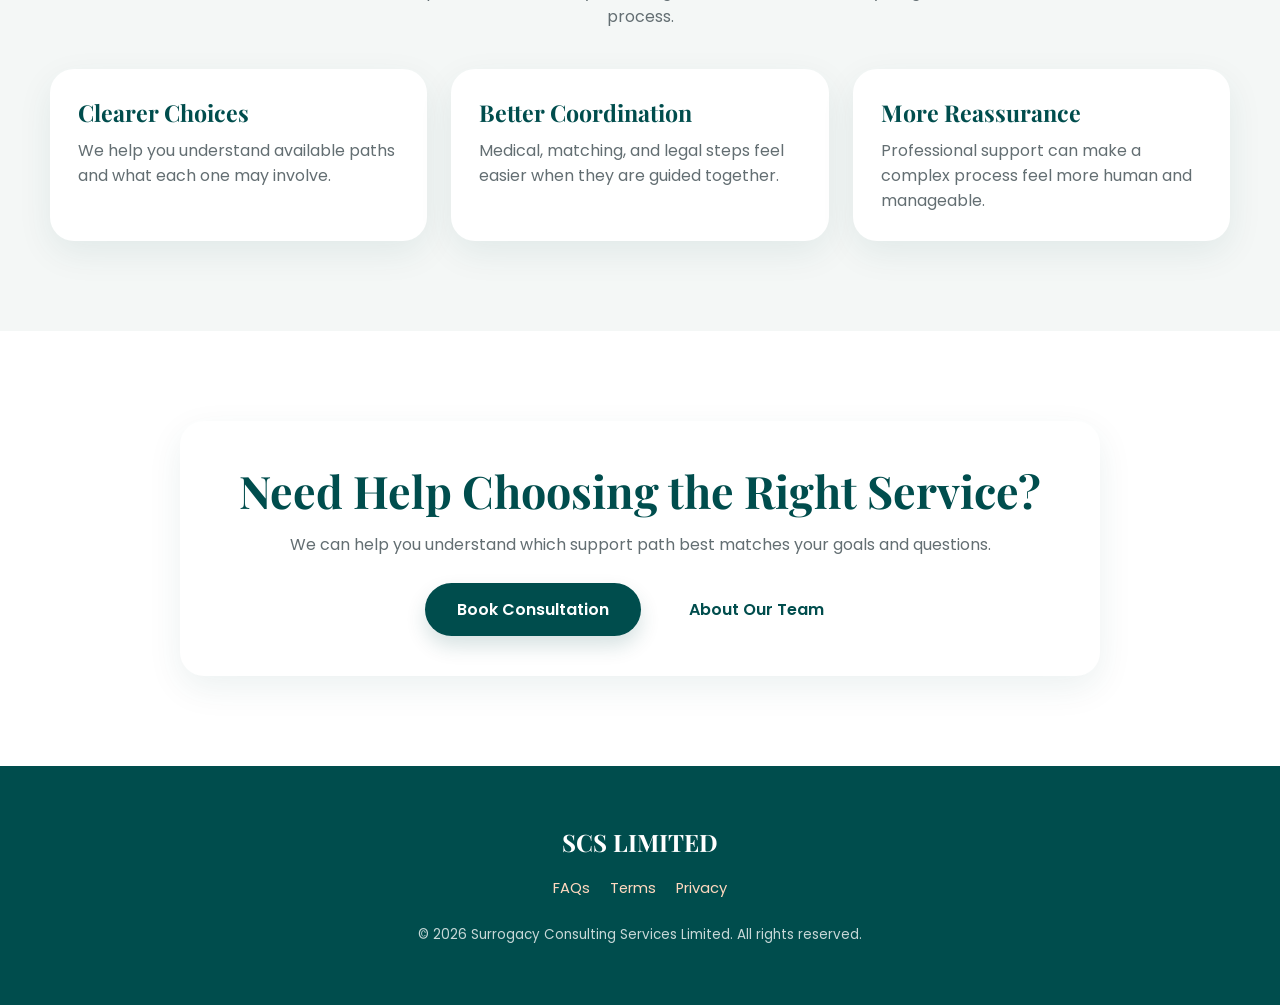
<file: services/index.html>
<!DOCTYPE html>
<html lang="en">
<head>
  <meta charset="UTF-8">
  <meta name="viewport" content="width=device-width, initial-scale=1.0">
  <title>Services | Surrogacy Consulting Services Limited</title>
  <meta name="description" content="Explore gestational surrogacy, traditional surrogacy, legal support, surrogate matching, medical coordination, and counseling services.">
  <link rel="icon" type="image/svg+xml" href="../assets/icons/favicon.svg">
  <link rel="preconnect" href="https://fonts.googleapis.com">
  <link rel="preconnect" href="https://fonts.gstatic.com" crossorigin>
  <link href="https://fonts.googleapis.com/css2?family=Playfair+Display:wght@400;700&family=Poppins:wght@300;400;600&family=Inter:wght@300;400;600&display=swap" rel="stylesheet">
  <link rel="stylesheet" href="../assets/css/simple-site.css">
</head>
<body>
  <nav id="navbar">
    <div class="container nav-wrap">
      <a href="../home/" class="logo">SCS LIMITED</a>
      <div class="nav-links">
        <a href="../home/" data-nav-link>Home</a>
        <a href="../about-us/" data-nav-link>About Us</a>
        <a href="../services/" data-nav-link>Services</a>
        <a href="../contact-us/" class="btn btn-primary" style="padding: 8px 20px;" data-nav-link>Get Started</a>
      </div>
    </div>
  </nav>

  <section class="hero hero--small">
    <div class="hero-overlay" style="background-image:url('https://images.unsplash.com/photo-1576091160550-2173dba999ef?auto=format&fit=crop&w=1800&q=80');"></div>
    <div class="container hero-content">
      <h1>Our Services</h1>
      <p>Practical, professional support across the key stages of the surrogacy journey.</p>
    </div>
  </section>

  <section class="section">
    <div class="container">
      <h2 class="section-title">Support Designed Around Your Needs</h2>
      <p class="section-copy">Each service helps make the surrogacy process clearer, better supported, and easier to understand.</p>
      <div class="service-grid">
        <div class="service-card">
          <h3>Gestational Surrogacy</h3>
          <p>No genetic link to the surrogate, with IVF-based planning and structured guidance.</p>
          <div class="service-meta">Professional guidance and coordination</div>
        </div>
        <div class="service-card">
          <h3>Traditional Surrogacy</h3>
          <p>Support for routes where the surrogate provides the egg, with careful process guidance.</p>
          <div class="service-meta">Sensitive planning and clear expectations</div>
        </div>
        <div class="service-card">
          <h3>Legal & Documentation</h3>
          <p>Support around contracts, documentation, and understanding the need for legal compliance.</p>
          <div class="service-meta">Clearer documentation process</div>
        </div>
        <div class="service-card">
          <h3>Surrogate Matching</h3>
          <p>Careful screening and matching support to help intended parents find the right fit.</p>
          <div class="service-meta">Focused on trust and suitability</div>
        </div>
        <div class="service-card">
          <h3>Medical Coordination</h3>
          <p>Guidance around clinics, IVF centers, scheduling, and medical process understanding.</p>
          <div class="service-meta">Aligned care and communication</div>
        </div>
        <div class="service-card">
          <h3>Counseling & Support</h3>
          <p>Emotional support for intended parents and families during a deeply personal journey.</p>
          <div class="service-meta">Warm and confidential guidance</div>
        </div>
      </div>
    </div>
  </section>

  <section class="section section-alt">
    <div class="container">
      <h2 class="section-title">How Service Support Helps</h2>
      <p class="section-copy">Our role is to help reduce uncertainty and bring more confidence to every stage of the process.</p>
      <div class="detail-grid">
        <div class="detail-card">
          <h3>Clearer Choices</h3>
          <p>We help you understand available paths and what each one may involve.</p>
        </div>
        <div class="detail-card">
          <h3>Better Coordination</h3>
          <p>Medical, matching, and legal steps feel easier when they are guided together.</p>
        </div>
        <div class="detail-card">
          <h3>More Reassurance</h3>
          <p>Professional support can make a complex process feel more human and manageable.</p>
        </div>
      </div>
    </div>
  </section>

  <section class="section">
    <div class="container">
      <div class="cta-box">
        <h2 class="section-title" style="margin-bottom: 12px;">Need Help Choosing the Right Service?</h2>
        <p>We can help you understand which support path best matches your goals and questions.</p>
        <div class="hero-btns" style="margin-top: 26px;">
          <a href="../contact-us/" class="btn btn-primary">Book Consultation</a>
          <a href="../about-us/" class="btn btn-secondary">About Our Team</a>
        </div>
      </div>
    </div>
  </section>

  <footer>
    <div class="container">
      <h2>SCS LIMITED</h2>
      <div class="footer-links">
        <button type="button" onclick="showPopup('faq')">FAQs</button>
        <button type="button" onclick="showPopup('terms')">Terms</button>
        <button type="button" onclick="showPopup('privacy')">Privacy</button>
      </div>
      <p class="footer-copy">&copy; <span id="footerYear"></span> Surrogacy Consulting Services Limited. All rights reserved.</p>
    </div>
  </footer>

  <div class="modal" id="mainModal">
    <div class="modal-content">
      <button class="close-modal" type="button" onclick="closePopup()">&times;</button>
      <div id="modalBody"></div>
    </div>
  </div>

  <script src="../assets/js/simple-site.js"></script>
</body>
</html>
</file>
<file: assets/css/simple-site.css>
:root {
  --primary-teal: #004d4d;
  --soft-blue: #e0f2f1;
  --warm-peach: #ffd8bf;
  --soft-pink: #fce4ec;
  --white: #ffffff;
  --light-grey: #f4f7f6;
  --text-dark: #2d3436;
  --text-light: #636e72;
  --shadow: 0 12px 35px rgba(0, 77, 77, 0.08);
  --transition: all 0.35s ease;
}

* {
  margin: 0;
  padding: 0;
  box-sizing: border-box;
}

html {
  scroll-behavior: smooth;
}

body {
  font-family: "Inter", sans-serif;
  color: var(--text-dark);
  background: var(--white);
  overflow-x: hidden;
}

h1,
h2,
h3,
h4 {
  font-family: "Playfair Display", serif;
}

p,
a,
button,
input,
textarea,
select,
label {
  font-family: "Poppins", sans-serif;
}

a {
  text-decoration: none;
  color: inherit;
}

button {
  border: none;
  background: none;
  cursor: pointer;
}

img {
  display: block;
  max-width: 100%;
}

.container {
  width: min(1180px, calc(100% - 40px));
  margin: 0 auto;
}

nav {
  position: fixed;
  top: 0;
  width: 100%;
  padding: 20px 0;
  z-index: 1000;
  transition: var(--transition);
  background: transparent;
}

nav.scrolled {
  background: rgba(255, 255, 255, 0.95);
  backdrop-filter: blur(10px);
  padding: 12px 0;
  box-shadow: 0 2px 20px rgba(0, 0, 0, 0.05);
}

.nav-wrap {
  display: flex;
  justify-content: space-between;
  align-items: center;
  gap: 20px;
}

.logo {
  font-family: "Playfair Display", serif;
  font-size: 1.35rem;
  font-weight: 700;
  color: var(--primary-teal);
  display: inline-block;
  flex-shrink: 0;
}

.nav-links {
  display: flex;
  align-items: center;
  gap: 22px;
  flex-wrap: wrap;
}

.nav-links a {
  font-size: 0.92rem;
  color: var(--text-dark);
  transition: var(--transition);
}

.nav-links a:hover,
.nav-links a.is-active {
  color: var(--primary-teal);
}

.nav-links a.btn.btn-primary,
.nav-links a.btn.btn-primary:hover,
.nav-links a.btn.btn-primary.is-active {
  color: var(--white);
}

.hero {
  min-height: 100vh;
  display: flex;
  align-items: center;
  background: linear-gradient(135deg, var(--soft-blue) 0%, var(--soft-pink) 100%);
  position: relative;
  overflow: hidden;
  padding: 120px 0 80px;
}

.hero.hero--small {
  min-height: 75vh;
}

.hero-overlay {
  position: absolute;
  inset: 0;
  background-repeat: no-repeat;
  background-position: center center;
  background-size: cover;
  opacity: 0.18;
  z-index: 1;
}

.hero-content {
  position: relative;
  z-index: 2;
  max-width: 840px;
  margin: 0 auto;
  text-align: center;
}

.hero h1 {
  font-size: clamp(2.6rem, 6vw, 4.2rem);
  color: var(--primary-teal);
  line-height: 1.15;
  margin-bottom: 18px;
}

.hero p {
  font-size: 1.08rem;
  color: var(--text-light);
  margin: 0 auto 34px;
  max-width: 680px;
}

.hero-btns {
  display: flex;
  justify-content: center;
  gap: 16px;
  flex-wrap: wrap;
}

.btn {
  padding: 14px 32px;
  border-radius: 50px;
  font-weight: 600;
  transition: var(--transition);
  display: inline-block;
}

.btn-primary {
  background: var(--primary-teal);
  color: var(--white);
  box-shadow: 0 10px 20px rgba(0, 77, 77, 0.16);
}

.btn-primary:hover {
  transform: translateY(-3px);
}

.btn-secondary {
  background: rgba(255, 255, 255, 0.9);
  color: var(--primary-teal);
}

.section {
  padding: 90px 0;
}

.section.section-alt {
  background: var(--light-grey);
}

.section-title {
  text-align: center;
  color: var(--primary-teal);
  font-size: clamp(2rem, 4vw, 2.8rem);
  margin-bottom: 16px;
}

.section-copy {
  max-width: 700px;
  margin: 0 auto 40px;
  text-align: center;
  color: var(--text-light);
}

.about-box,
.content-box,
.contact-card,
.map-box,
.info-card,
.service-card,
.detail-card,
.cta-box {
  background: var(--white);
  border-radius: 24px;
  box-shadow: var(--shadow);
}

.about-box,
.content-box,
.cta-box {
  max-width: 920px;
  margin: 0 auto;
  padding: 40px;
  text-align: center;
}

.grid {
  display: grid;
  grid-template-columns: repeat(auto-fit, minmax(260px, 1fr));
  gap: 32px;
  margin-top: 40px;
}

.card,
.service-card {
  text-align: center;
  padding: 20px;
  transition: var(--transition);
}

.card:hover,
.service-card:hover {
  transform: translateY(-6px);
}

.abstract-frame {
  width: 200px;
  height: 200px;
  margin: 0 auto 24px;
  overflow: hidden;
  border-radius: 60% 40% 30% 70% / 60% 30% 70% 40%;
  box-shadow: var(--shadow);
}

.abstract-frame img {
  width: 100%;
  height: 100%;
  object-fit: cover;
}

.card h3,
.service-card h3,
.info-card h3,
.detail-card h3 {
  color: var(--primary-teal);
  margin-bottom: 10px;
  font-size: 1.45rem;
}

.card p,
.service-card p,
.info-card p,
.detail-card p,
.about-box p,
.content-box p,
.cta-box p {
  color: var(--text-light);
}

.card-link {
  display: inline-block;
  margin-top: 14px;
  color: var(--primary-teal);
  font-weight: 600;
}

.path-section {
  background: var(--light-grey);
}

.path-container {
  display: grid;
  grid-template-columns: 1fr 1fr;
  gap: 24px;
  max-width: 940px;
  margin: 0 auto;
}

.path-item {
  background: var(--white);
  padding: 28px;
  border-radius: 20px;
  display: flex;
  align-items: center;
  gap: 18px;
  box-shadow: 0 5px 15px rgba(0, 0, 0, 0.05);
  transition: var(--transition);
}

.path-item:hover {
  transform: scale(1.03);
  border-left: 5px solid var(--warm-peach);
}

.step-count {
  font-weight: 700;
  color: #f2b78c;
  font-size: 2rem;
  line-height: 1;
}

.path-item h4 {
  color: var(--primary-teal);
  margin-bottom: 6px;
  font-size: 1.2rem;
}

.path-item p {
  font-size: 0.88rem;
  color: var(--text-light);
}

.arrow {
  color: var(--primary-teal);
  font-size: 1.4rem;
  margin-left: auto;
}

.info-grid,
.service-grid,
.detail-grid {
  display: grid;
  grid-template-columns: repeat(3, minmax(0, 1fr));
  gap: 24px;
}

.info-card,
.detail-card {
  padding: 28px;
}

.info-icon {
  width: 40px;
  height: 40px;
  display: grid;
  place-items: center;
  margin-bottom: 12px;
  border-radius: 12px;
  background: rgba(0, 77, 77, 0.08);
  color: var(--primary-teal);
}

.info-icon svg {
  width: 20px;
  height: 20px;
}

.service-card {
  background: var(--white);
  border-radius: 24px;
  box-shadow: var(--shadow);
}

.service-meta {
  margin-top: 12px;
  color: var(--text-light);
  font-size: 0.9rem;
}

.contact-grid {
  display: grid;
  grid-template-columns: 1fr 1fr;
  gap: 34px;
  align-items: start;
}

.contact-card,
.map-box {
  padding: 32px;
}

.contact-card h2,
.map-box h2 {
  color: var(--primary-teal);
  margin-bottom: 18px;
  font-size: 2rem;
}

.form-field {
  width: 100%;
  padding: 14px 16px;
  margin-bottom: 14px;
  border-radius: 12px;
  border: 1px solid #d9e1df;
  font-size: 0.95rem;
  background: var(--white);
}

.form-note,
.form-status,
.contact-details p {
  color: var(--text-light);
  font-size: 0.92rem;
}

.form-status {
  margin-top: 14px;
  min-height: 24px;
}

.contact-details {
  margin-top: 24px;
  padding-top: 18px;
  border-top: 1px solid #edf2f1;
  display: grid;
  gap: 8px;
}

.contact-details strong {
  color: var(--primary-teal);
}

footer {
  background: var(--primary-teal);
  color: var(--white);
  padding: 60px 0;
  text-align: center;
}

.footer-links {
  margin: 20px 0 26px;
  display: flex;
  justify-content: center;
  gap: 20px;
  flex-wrap: wrap;
}

.footer-links a,
.footer-links button {
  color: var(--warm-peach);
  background: none;
  border: none;
  cursor: pointer;
  font-size: 0.92rem;
}

.footer-copy {
  font-size: 0.84rem;
  opacity: 0.78;
}

.modal {
  position: fixed;
  inset: 0;
  background: rgba(0, 77, 77, 0.9);
  display: none;
  align-items: center;
  justify-content: center;
  z-index: 2000;
  padding: 20px;
}

.modal-content {
  background: var(--white);
  padding: 42px;
  border-radius: 28px;
  max-width: 720px;
  width: 100%;
  max-height: 80vh;
  overflow-y: auto;
  position: relative;
}

.close-modal {
  position: absolute;
  top: 18px;
  right: 22px;
  font-size: 2rem;
  color: var(--primary-teal);
}

@media (max-width: 900px) {
  .path-container,
  .contact-grid,
  .info-grid,
  .service-grid,
  .detail-grid {
    grid-template-columns: 1fr;
  }
}

@media (max-width: 768px) {
  .nav-wrap {
    flex-direction: column;
    align-items: flex-start;
  }

  .nav-links {
    gap: 14px;
  }

  .hero {
    padding-top: 160px;
  }

  .about-box,
  .content-box,
  .contact-card,
  .map-box,
  .modal-content,
  .cta-box {
    padding: 26px;
  }
}
</file>
